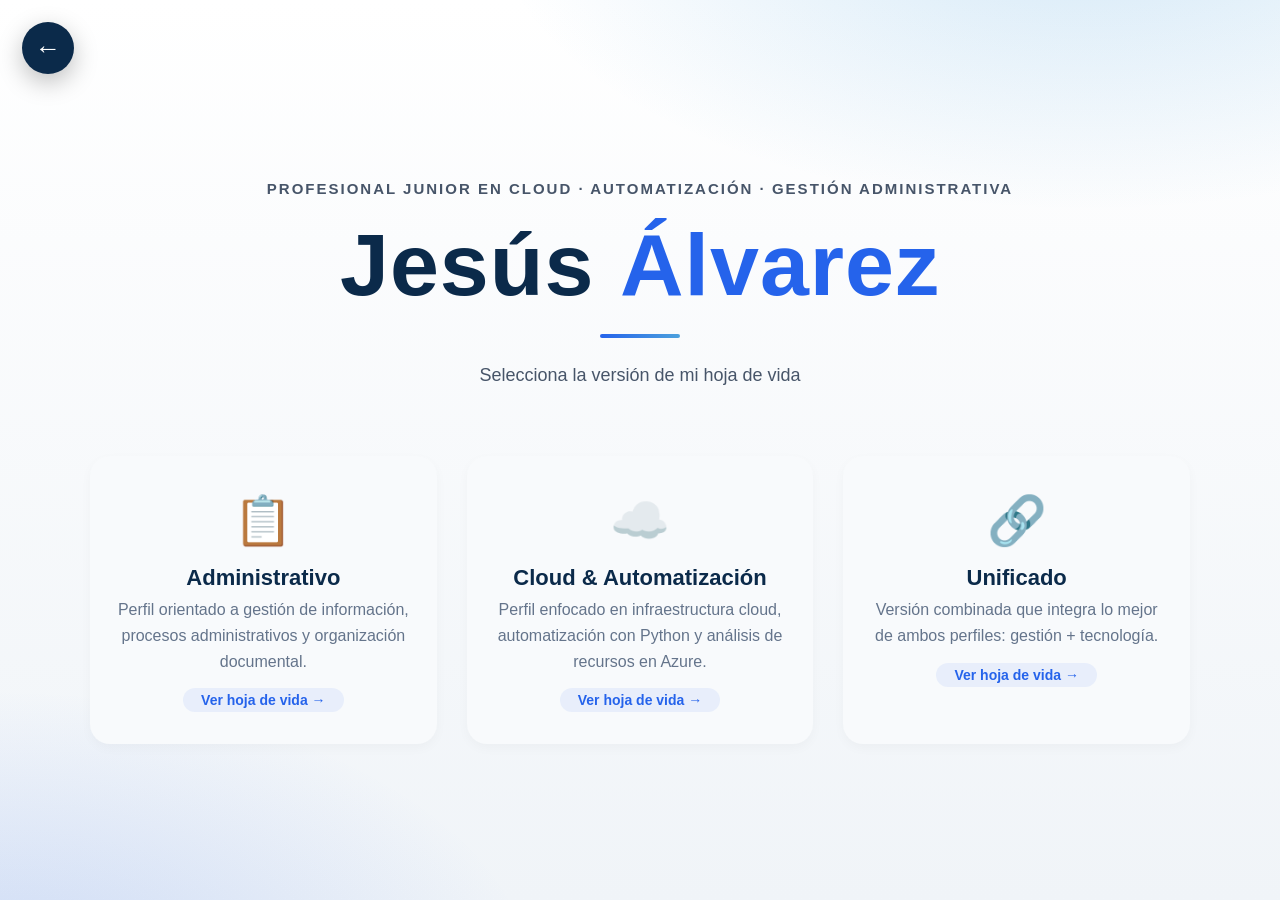
<file: index.html>
<!DOCTYPE html>
<html lang="es">
<head>
    <meta charset="UTF-8" />
    <meta name="viewport" content="width=device-width, initial-scale=1.0" />
    <title>Jesús Álvarez - Hojas de Vida</title>
    <link rel="stylesheet" href="css/estilos.css" />
</head>
<body class="home-body">
    <!-- FLECHA VOLVER ATRÁS -->
    <a href="javascript:history.back()" class="back-btn" aria-label="Volver atrás">←</a>

    <section class="hero">
        <div class="hero-content">
            <p class="hero-kicker">Profesional Junior en Cloud · Automatización · Gestión Administrativa</p>
            <h1 class="hero-title">Jesús <span>Álvarez</span></h1>
            <div class="divider"></div>
            <p class="hero-subtitle">Selecciona la versión de mi hoja de vida</p>
        </div>

        <!-- TARJETAS DE OPCIONES -->
        <div class="cards">
            <a href="administrativo.html" class="card">
                <span class="card-icon">📋</span>
                <h3>Administrativo</h3>
                <p>Perfil orientado a gestión de información, procesos administrativos y organización documental.</p>
                <span class="tag">Ver hoja de vida →</span>
            </a>

            <a href="cloud.html" class="card">
                <span class="card-icon">☁️</span>
                <h3>Cloud & Automatización</h3>
                <p>Perfil enfocado en infraestructura cloud, automatización con Python y análisis de recursos en Azure.</p>
                <span class="tag">Ver hoja de vida →</span>
            </a>

            <a href="unificado.html" class="card">
                <span class="card-icon">🔗</span>
                <h3>Unificado</h3>
                <p>Versión combinada que integra lo mejor de ambos perfiles: gestión + tecnología.</p>
                <span class="tag">Ver hoja de vida →</span>
            </a>
        </div>
    </section>

    <script src="js/email.js" defer></script>
</body>
</html>
</file>
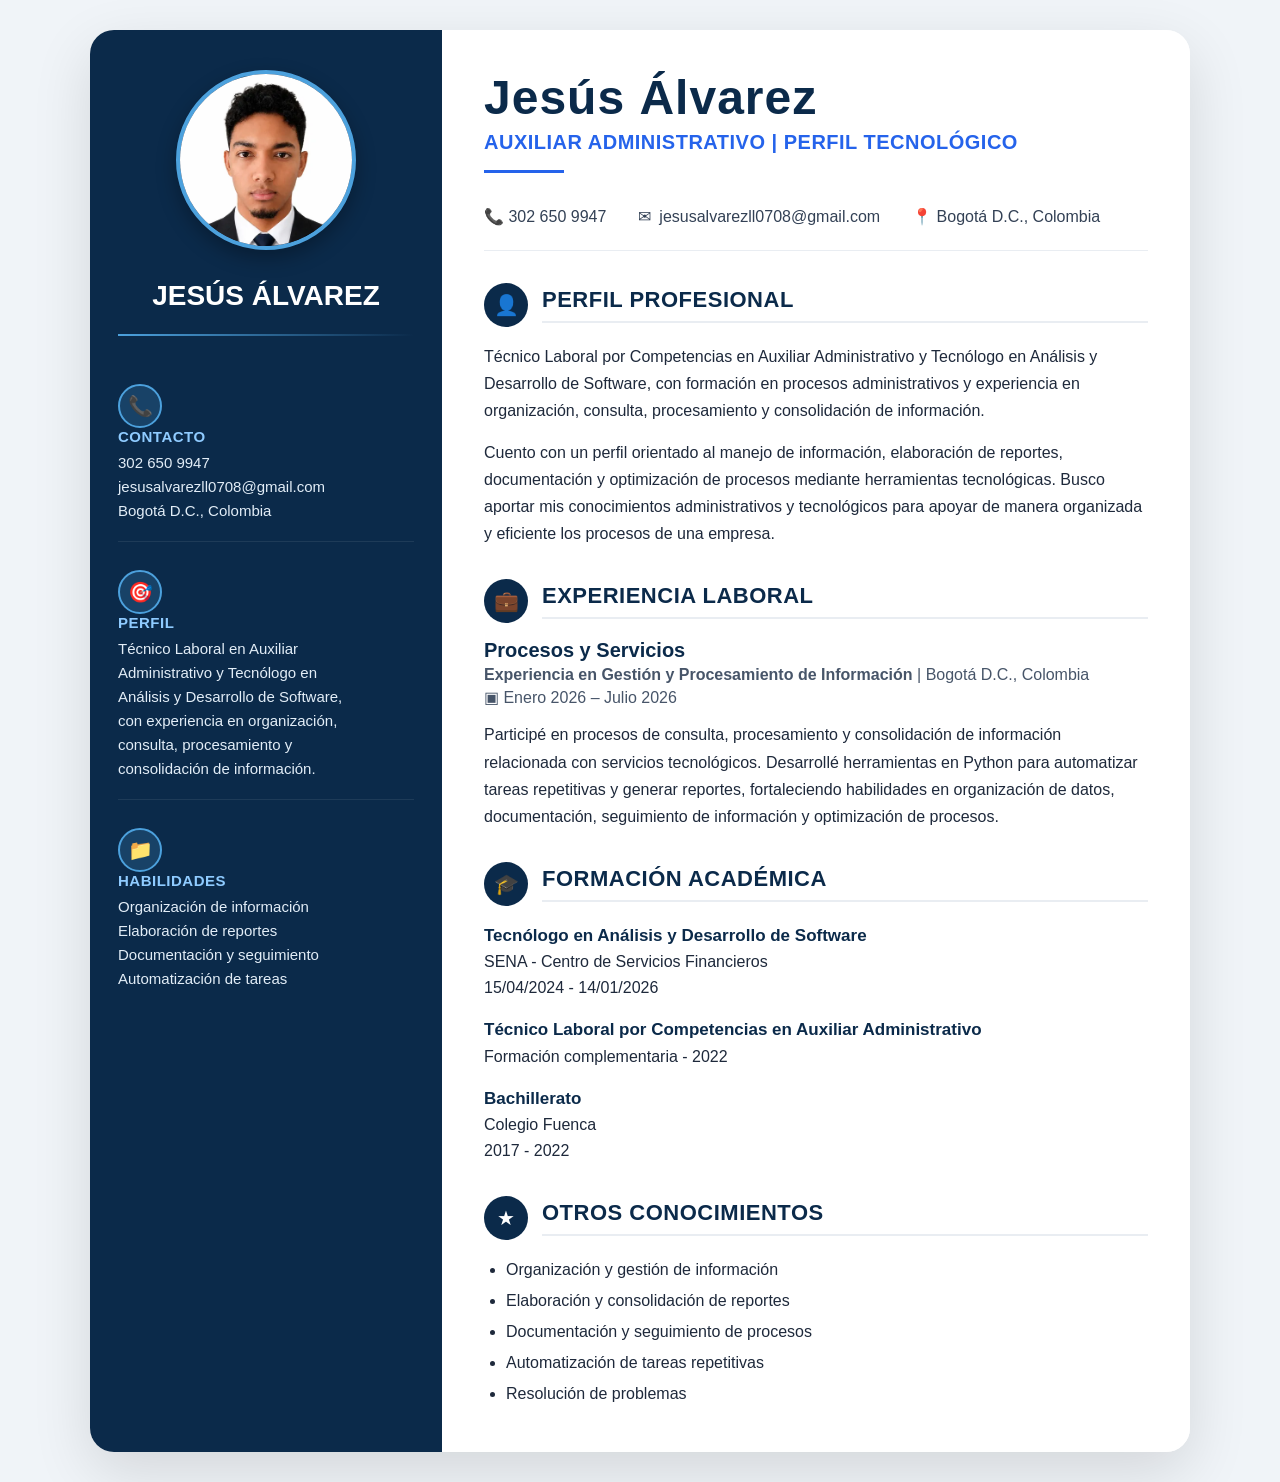
<file: administrativo.html>
<!DOCTYPE html>
<html lang="es">
<head>
    <meta charset="UTF-8" />
    <meta name="viewport" content="width=device-width, initial-scale=1.0" />
    <title>Hoja de Vida - Jesús Álvarez (Administrativo)</title>
    <link rel="stylesheet" href="css/estilos.css" />
</head>
<body>
    <div class="cv">
        <!-- BARRA LATERAL -->
        <aside class="sidebar">
            <div class="photo">
                <img src="img/foto.webp" alt="Foto de Jesús Álvarez" />
            </div>
            <div class="side-title">Jesús Álvarez</div>
            <div class="line"></div>

            <div class="skill">
                <div class="skill-icon">📞</div>
                <div class="skill-content">
                    <h3>Contacto</h3>
                    <p>302 650 9947<br><span class="email-text">cargando correo...</span><br>Bogotá D.C., Colombia</p>
                </div>
            </div>

            <div class="skill">
                <div class="skill-icon">🎯</div>
                <div class="skill-content">
                    <h3>Perfil</h3>
                    <p>Técnico Laboral en Auxiliar Administrativo y Tecnólogo en Análisis y Desarrollo de Software, con experiencia en organización, consulta, procesamiento y consolidación de información.</p>
                </div>
            </div>

            <div class="skill">
                <div class="skill-icon">📁</div>
                <div class="skill-content">
                    <h3>Habilidades</h3>
                    <p>Organización de información<br>Elaboración de reportes<br>Documentación y seguimiento<br>Automatización de tareas</p>
                </div>
            </div>
        </aside>

        <!-- CONTENIDO PRINCIPAL -->
        <main class="main">
            <h1 class="name">Jesús Álvarez</h1>
            <div class="role">Auxiliar Administrativo | Perfil Tecnológico</div>
            <div class="topline"></div>

            <div class="contact">
                <span>📞 302 650 9947</span>
                <span>✉ <span class="email-text">cargando correo...</span></span>
                <span>📍 Bogotá D.C., Colombia</span>
            </div>

            <!-- PERFIL -->
            <section class="section">
                <div class="section-head">
                    <div class="section-icon">👤</div>
                    <h2>Perfil Profesional</h2>
                </div>
                <p>Técnico Laboral por Competencias en Auxiliar Administrativo y Tecnólogo en Análisis y Desarrollo de Software, con formación en procesos administrativos y experiencia en organización, consulta, procesamiento y consolidación de información.</p>
                <p>Cuento con un perfil orientado al manejo de información, elaboración de reportes, documentación y optimización de procesos mediante herramientas tecnológicas. Busco aportar mis conocimientos administrativos y tecnológicos para apoyar de manera organizada y eficiente los procesos de una empresa.</p>
            </section>

            <!-- EXPERIENCIA -->
            <section class="section">
                <div class="section-head">
                    <div class="section-icon">💼</div>
                    <h2>Experiencia Laboral</h2>
                </div>
                <div class="company">Procesos y Servicios</div>
                <div class="job"><b>Experiencia en Gestión y Procesamiento de Información</b> | Bogotá D.C., Colombia</div>
                <div class="job">▣ Enero 2026 – Julio 2026</div>
                <p style="margin-top:14px">Participé en procesos de consulta, procesamiento y consolidación de información relacionada con servicios tecnológicos. Desarrollé herramientas en Python para automatizar tareas repetitivas y generar reportes, fortaleciendo habilidades en organización de datos, documentación, seguimiento de información y optimización de procesos.</p>
            </section>

            <!-- FORMACIÓN -->
            <section class="section">
                <div class="section-head">
                    <div class="section-icon">🎓</div>
                    <h2>Formación Académica</h2>
                </div>
                <div class="edu">
                    <strong>Tecnólogo en Análisis y Desarrollo de Software</strong><br />
                    SENA - Centro de Servicios Financieros<br />
                    15/04/2024 - 14/01/2026
                </div>
                <div class="edu">
                    <strong>Técnico Laboral por Competencias en Auxiliar Administrativo</strong><br />
                    Formación complementaria - 2022
                </div>
                <div class="edu">
                    <strong>Bachillerato</strong><br />
                    Colegio Fuenca<br />
                    2017 - 2022
                </div>
            </section>

            <!-- CONOCIMIENTOS -->
            <section class="section">
                <div class="section-head">
                    <div class="section-icon">★</div>
                    <h2>Otros Conocimientos</h2>
                </div>
                <ul>
                    <li>Organización y gestión de información</li>
                    <li>Elaboración y consolidación de reportes</li>
                    <li>Documentación y seguimiento de procesos</li>
                    <li>Automatización de tareas repetitivas</li>
                    <li>Resolución de problemas</li>
                </ul>
            </section>
        </main>
    </div>
    <script src="js/email.js" defer></script>
</body>
</html>
</file>
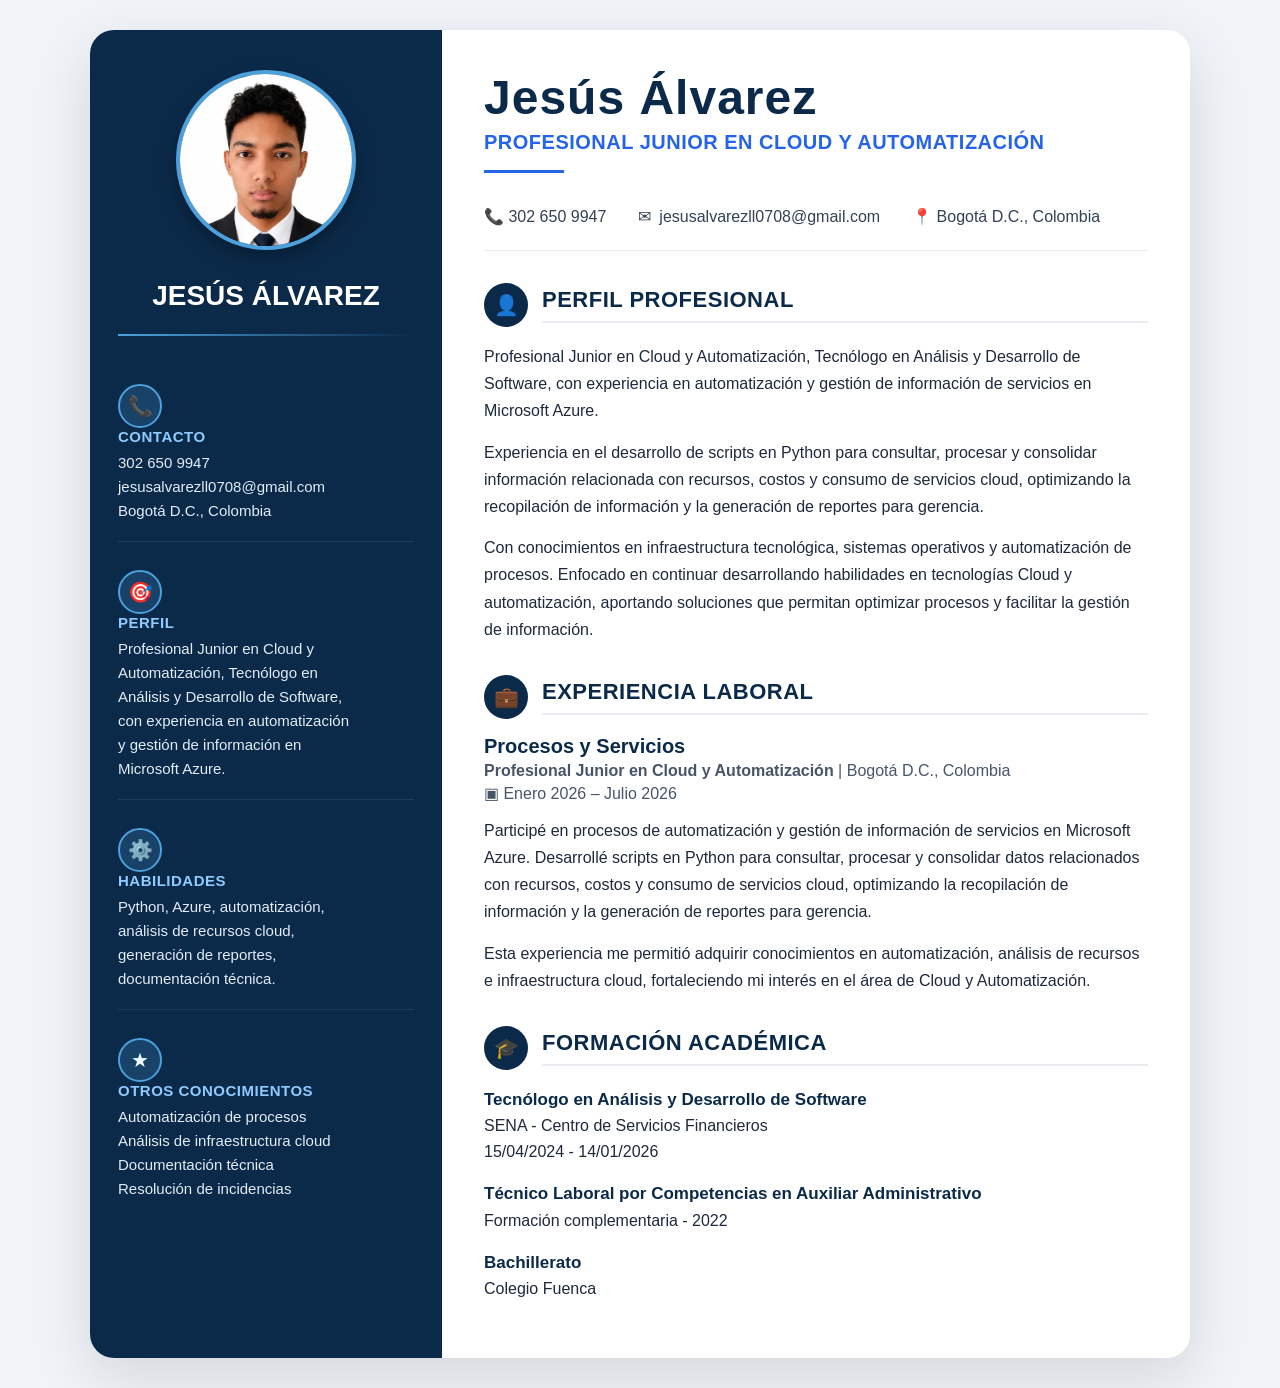
<file: cloud.html>
<!DOCTYPE html>
<html lang="es">
<head>
    <meta charset="UTF-8" />
    <meta name="viewport" content="width=device-width, initial-scale=1.0" />
    <title>Hoja de Vida - Jesús Álvarez (Cloud)</title>
    <link rel="stylesheet" href="css/estilos.css" />
</head>
<body>
    <div class="cv">
        <!-- BARRA LATERAL -->
        <aside class="sidebar">
            <div class="photo">
                <img src="img/foto.webp" alt="Foto de Jesús Álvarez" />
            </div>
            <div class="side-title">Jesús Álvarez</div>
            <div class="line"></div>

            <div class="skill">
                <div class="skill-icon">📞</div>
                <div class="skill-content">
                    <h3>Contacto</h3>
                    <p>302 650 9947<br><span class="email-text">cargando correo...</span><br>Bogotá D.C., Colombia</p>
                </div>
            </div>

            <div class="skill">
                <div class="skill-icon">🎯</div>
                <div class="skill-content">
                    <h3>Perfil</h3>
                    <p>Profesional Junior en Cloud y Automatización, Tecnólogo en Análisis y Desarrollo de Software, con experiencia en automatización y gestión de información en Microsoft Azure.</p>
                </div>
            </div>

            <div class="skill">
                <div class="skill-icon">⚙️</div>
                <div class="skill-content">
                    <h3>Habilidades</h3>
                    <p>Python, Azure, automatización, análisis de recursos cloud, generación de reportes, documentación técnica.</p>
                </div>
            </div>

            <div class="skill">
                <div class="skill-icon">★</div>
                <div class="skill-content">
                    <h3>Otros Conocimientos</h3>
                    <p>Automatización de procesos<br>Análisis de infraestructura cloud<br>Documentación técnica<br>Resolución de incidencias</p>
                </div>
            </div>
        </aside>

        <!-- CONTENIDO PRINCIPAL -->
        <main class="main">
            <h1 class="name">Jesús Álvarez</h1>
            <div class="role">Profesional Junior en Cloud y Automatización</div>
            <div class="topline"></div>

            <div class="contact">
                <span>📞 302 650 9947</span>
                <span>✉ <span class="email-text">cargando correo...</span></span>
                <span>📍 Bogotá D.C., Colombia</span>
            </div>

            <!-- PERFIL -->
            <section class="section">
                <div class="section-head">
                    <div class="section-icon">👤</div>
                    <h2>Perfil Profesional</h2>
                </div>
                <p>Profesional Junior en Cloud y Automatización, Tecnólogo en Análisis y Desarrollo de Software, con experiencia en automatización y gestión de información de servicios en Microsoft Azure.</p>
                <p>Experiencia en el desarrollo de scripts en Python para consultar, procesar y consolidar información relacionada con recursos, costos y consumo de servicios cloud, optimizando la recopilación de información y la generación de reportes para gerencia.</p>
                <p>Con conocimientos en infraestructura tecnológica, sistemas operativos y automatización de procesos. Enfocado en continuar desarrollando habilidades en tecnologías Cloud y automatización, aportando soluciones que permitan optimizar procesos y facilitar la gestión de información.</p>
            </section>

            <!-- EXPERIENCIA -->
            <section class="section">
                <div class="section-head">
                    <div class="section-icon">💼</div>
                    <h2>Experiencia Laboral</h2>
                </div>
                <div class="company">Procesos y Servicios</div>
                <div class="job"><b>Profesional Junior en Cloud y Automatización</b> | Bogotá D.C., Colombia</div>
                <div class="job">▣ Enero 2026 – Julio 2026</div>
                <p style="margin-top:14px">Participé en procesos de automatización y gestión de información de servicios en Microsoft Azure. Desarrollé scripts en Python para consultar, procesar y consolidar datos relacionados con recursos, costos y consumo de servicios cloud, optimizando la recopilación de información y la generación de reportes para gerencia.</p>
                <p>Esta experiencia me permitió adquirir conocimientos en automatización, análisis de recursos e infraestructura cloud, fortaleciendo mi interés en el área de Cloud y Automatización.</p>
            </section>

            <!-- FORMACIÓN -->
            <section class="section">
                <div class="section-head">
                    <div class="section-icon">🎓</div>
                    <h2>Formación Académica</h2>
                </div>
                <div class="edu">
                    <strong>Tecnólogo en Análisis y Desarrollo de Software</strong><br />
                    SENA - Centro de Servicios Financieros<br />
                    15/04/2024 - 14/01/2026
                </div>
                <div class="edu">
                    <strong>Técnico Laboral por Competencias en Auxiliar Administrativo</strong><br />
                    Formación complementaria - 2022
                </div>
                <div class="edu">
                    <strong>Bachillerato</strong><br />
                    Colegio Fuenca<br />
                
                </div>
            </section>
        </main>
    </div>
    <script src="js/email.js" defer></script>
</body>
</html>
</file>
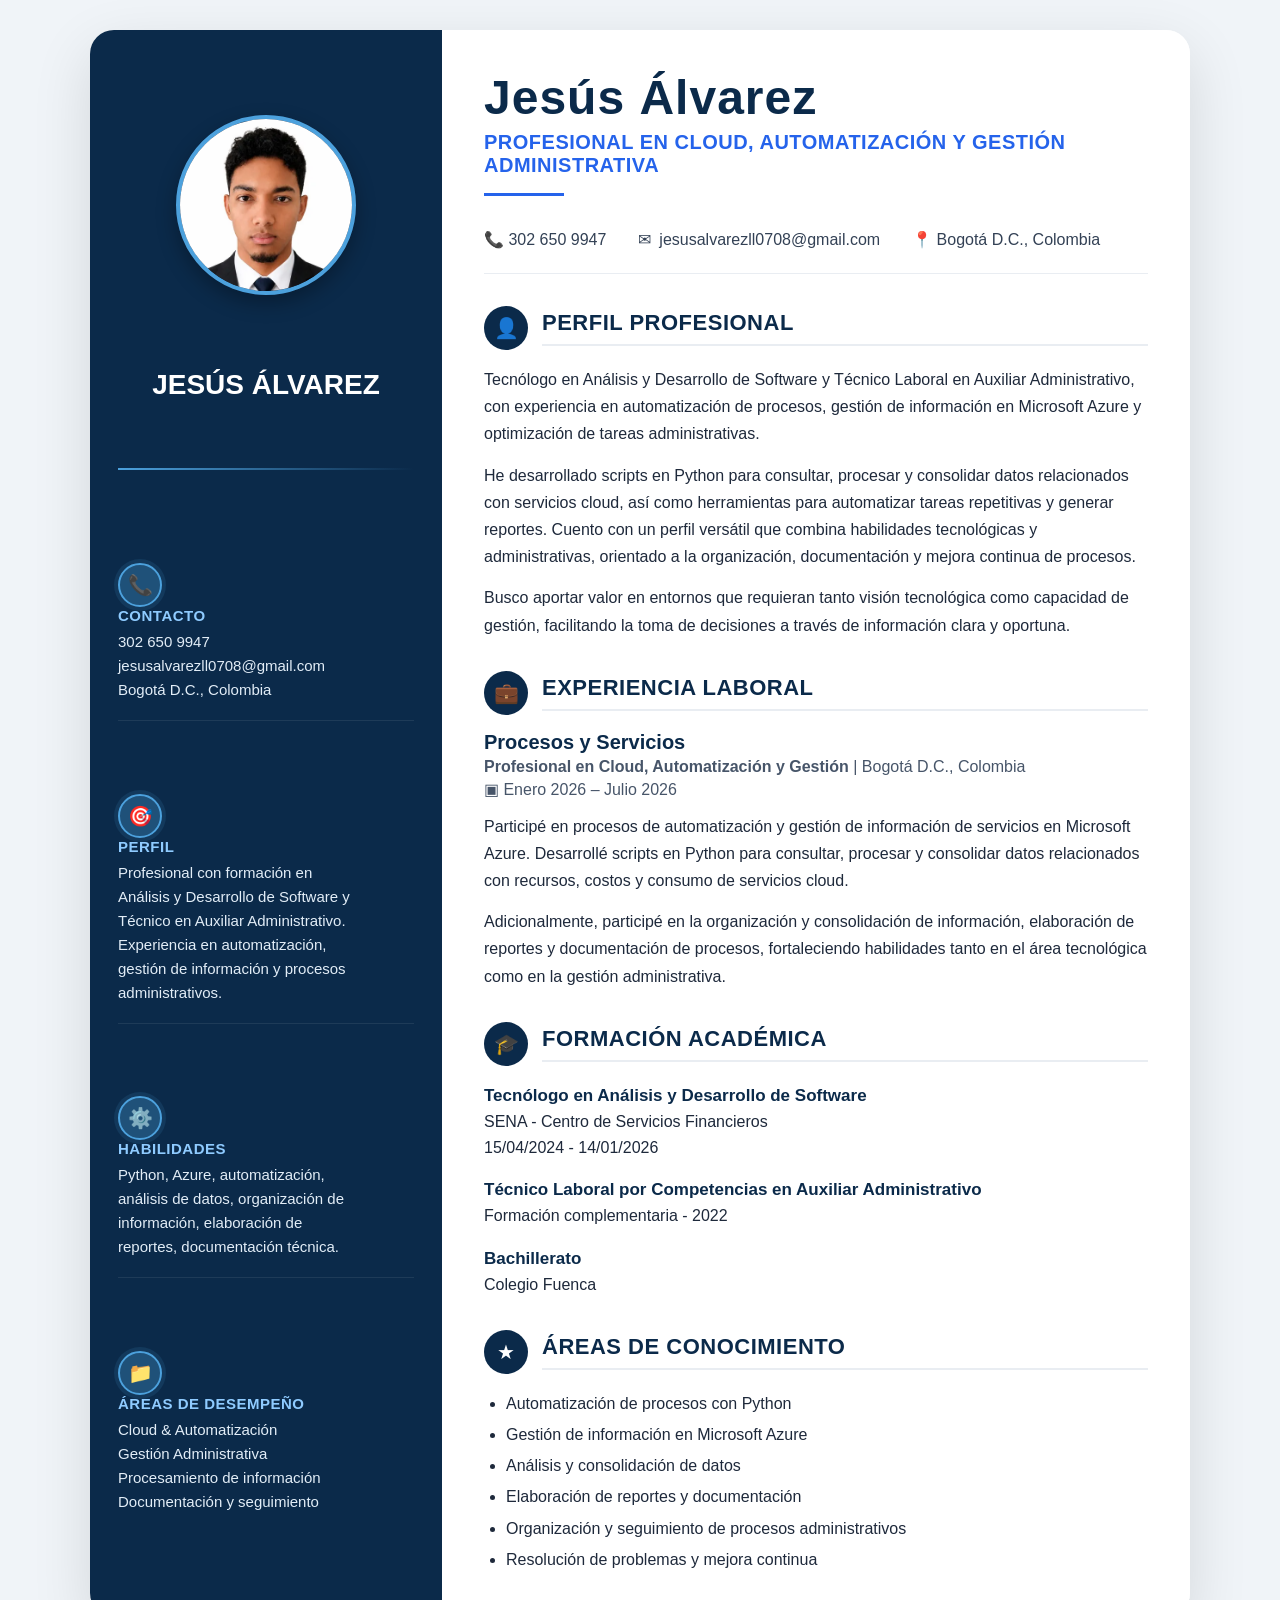
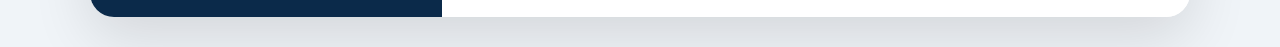
<file: unificado.html>
<!DOCTYPE html>
<html lang="es">
<head>
    <meta charset="UTF-8" />
    <meta name="viewport" content="width=device-width, initial-scale=1.0" />
    <title>Hoja de Vida - Jesús Álvarez (Unificado)</title>
    <link rel="stylesheet" href="css/estilos.css" />
</head>
<body>
    <div class="cv cv-unificado">
        
        <!-- BARRA LATERAL -->
        <aside class="sidebar">
            <div class="photo">
                <img src="img/foto.webp" alt="Foto de Jesús Álvarez" />
            </div>
            <div class="side-title">Jesús Álvarez</div>
            <div class="line"></div>

            <div class="skill">
                <div class="skill-icon">📞</div>
                <div class="skill-content">
                    <h3>Contacto</h3>
                    <p>302 650 9947<br><span class="email-text">cargando correo...</span><br>Bogotá D.C., Colombia</p>
                </div>
            </div>

            <div class="skill">
                <div class="skill-icon">🎯</div>
                <div class="skill-content">
                    <h3>Perfil</h3>
                    <p>Profesional con formación en Análisis y Desarrollo de Software y Técnico en Auxiliar Administrativo. Experiencia en automatización, gestión de información y procesos administrativos.</p>
                </div>
            </div>

            <div class="skill">
                <div class="skill-icon">⚙️</div>
                <div class="skill-content">
                    <h3>Habilidades</h3>
                    <p>Python, Azure, automatización, análisis de datos, organización de información, elaboración de reportes, documentación técnica.</p>
                </div>
            </div>

            <div class="skill">
                <div class="skill-icon">📁</div>
                <div class="skill-content">
                    <h3>Áreas de desempeño</h3>
                    <p>Cloud & Automatización<br>Gestión Administrativa<br>Procesamiento de información<br>Documentación y seguimiento</p>
                </div>
            </div>
        </aside>

        <!-- CONTENIDO PRINCIPAL -->
        <main class="main">
            <h1 class="name">Jesús Álvarez</h1>
            <div class="role">Profesional en Cloud, Automatización y Gestión Administrativa</div>
            <div class="topline"></div>

            <div class="contact">
                <span>📞 302 650 9947</span>
                <span>✉ <span class="email-text">cargando correo...</span></span>
                <span>📍 Bogotá D.C., Colombia</span>
            </div>

            <!-- PERFIL -->
            <section class="section">
                <div class="section-head">
                    <div class="section-icon">👤</div>
                    <h2>Perfil Profesional</h2>
                </div>
                <p>Tecnólogo en Análisis y Desarrollo de Software y Técnico Laboral en Auxiliar Administrativo, con experiencia en automatización de procesos, gestión de información en Microsoft Azure y optimización de tareas administrativas.</p>
                <p>He desarrollado scripts en Python para consultar, procesar y consolidar datos relacionados con servicios cloud, así como herramientas para automatizar tareas repetitivas y generar reportes. Cuento con un perfil versátil que combina habilidades tecnológicas y administrativas, orientado a la organización, documentación y mejora continua de procesos.</p>
                <p>Busco aportar valor en entornos que requieran tanto visión tecnológica como capacidad de gestión, facilitando la toma de decisiones a través de información clara y oportuna.</p>
            </section>

            <!-- EXPERIENCIA -->
            <section class="section">
                <div class="section-head">
                    <div class="section-icon">💼</div>
                    <h2>Experiencia Laboral</h2>
                </div>
                <div class="company">Procesos y Servicios</div>
                <div class="job"><b>Profesional en Cloud, Automatización y Gestión</b> | Bogotá D.C., Colombia</div>
                <div class="job">▣ Enero 2026 – Julio 2026</div>
                <p style="margin-top:14px">Participé en procesos de automatización y gestión de información de servicios en Microsoft Azure. Desarrollé scripts en Python para consultar, procesar y consolidar datos relacionados con recursos, costos y consumo de servicios cloud.</p>
                <p>Adicionalmente, participé en la organización y consolidación de información, elaboración de reportes y documentación de procesos, fortaleciendo habilidades tanto en el área tecnológica como en la gestión administrativa.</p>
            </section>

            <!-- FORMACIÓN -->
            <section class="section">
                <div class="section-head">
                    <div class="section-icon">🎓</div>
                    <h2>Formación Académica</h2>
                </div>
                <div class="edu">
                    <strong>Tecnólogo en Análisis y Desarrollo de Software</strong><br />
                    SENA - Centro de Servicios Financieros<br />
                    15/04/2024 - 14/01/2026
                </div>
                <div class="edu">
                    <strong>Técnico Laboral por Competencias en Auxiliar Administrativo</strong><br />
                    Formación complementaria - 2022
                </div>
                <div class="edu">
                    <strong>Bachillerato</strong><br />
                    Colegio Fuenca<br />
                    
                </div>
            </section>

            <!-- CONOCIMIENTOS -->
            <section class="section">
                <div class="section-head">
                    <div class="section-icon">★</div>
                    <h2>Áreas de conocimiento</h2>
                </div>
                <ul>
                    <li>Automatización de procesos con Python</li>
                    <li>Gestión de información en Microsoft Azure</li>
                    <li>Análisis y consolidación de datos</li>
                    <li>Elaboración de reportes y documentación</li>
                    <li>Organización y seguimiento de procesos administrativos</li>
                    <li>Resolución de problemas y mejora continua</li>
                </ul>
            </section>
        </main>
    </div>
    <script src="js/email.js" defer></script>
</body>
</html>
</file>
<file: css/estilos.css>
/* ============================================
   RESET Y BASE (compartido)
   ============================================ */
* {
    box-sizing: border-box;
    margin: 0;
    padding: 0;
}

body {
    font-family: 'Segoe UI', Roboto, Arial, sans-serif;
    background: #f0f4f8;
    color: #1e293b;
    min-height: 100vh;
    display: flex;
    align-items: center;
    justify-content: center;
    padding: 30px 20px;
}

/* ============================================
   HOJAS DE VIDA (administrativo, cloud, unificado)
   body normal: fondo claro y centrado
   ============================================ */

/* ============================================
   HOME / PORTADA (index.html)
   ============================================ */
body.home-body {
    display: block;
    align-items: stretch;
    justify-content: flex-start;
    padding: 0;
    background: #f0f4f8;
}

.hero {
    min-height: 100vh;
    width: 100%;
    display: flex;
    flex-direction: column;
    align-items: center;
    justify-content: center;
    text-align: center;
    padding: 80px 24px 60px;
    background:
        radial-gradient(1000px 500px at 85% -10%, rgba(76, 161, 221, 0.25), transparent 60%),
        radial-gradient(900px 500px at 0% 110%, rgba(37, 99, 235, 0.18), transparent 60%),
        linear-gradient(180deg, #ffffff 0%, #f0f4f8 100%);
}

.hero-kicker {
    font-size: 15px;
    font-weight: 600;
    text-transform: uppercase;
    letter-spacing: 2px;
    color: #475569;
    margin-bottom: 18px;
}

.hero-title {
    font-size: clamp(48px, 9vw, 88px);
    font-weight: 800;
    letter-spacing: 1px;
    color: #0b2a4a;
    line-height: 1.05;
}

.hero-title span {
    color: #2563eb;
}

.hero-subtitle {
    font-size: 18px;
    color: #475569;
    margin-top: 22px;
}

.hero .cards {
    width: 100%;
    max-width: 1100px;
    margin-top: 48px;
    padding-top: 4px;
}

.back-btn {
    position: fixed;
    top: 22px;
    left: 22px;
    z-index: 100;
    display: flex;
    align-items: center;
    justify-content: center;
    width: 52px;
    height: 52px;
    border-radius: 50%;
    background: #0b2a4a;
    color: #ffffff;
    font-size: 26px;
    line-height: 1;
    text-decoration: none;
    box-shadow: 0 8px 24px rgba(0, 0, 0, 0.25);
    transition: transform 0.2s ease, background 0.2s ease;
    -webkit-print-color-adjust: exact;
    print-color-adjust: exact;
}

.back-btn:hover {
    background: #2563eb;
    transform: translateX(-4px);
}

.divider {
    width: 80px;
    height: 4px;
    background: linear-gradient(90deg, #2563eb, #4ca1dd);
    margin: 22px auto 0;
    border-radius: 4px;
}

.cards {
    display: grid;
    grid-template-columns: repeat(auto-fit, minmax(260px, 1fr));
    gap: 30px;
    margin-top: 10px;
}

.card {
    background: #f8fafc;
    border-radius: 20px;
    padding: 35px 25px 30px;
    text-decoration: none;
    color: inherit;
    transition: all 0.25s ease;
    border: 2px solid transparent;
    box-shadow: 0 4px 12px rgba(0, 0, 0, 0.03);
}

.card:hover {
    transform: translateY(-8px);
    border-color: #2563eb;
    box-shadow: 0 16px 40px rgba(37, 99, 235, 0.10);
    background: #ffffff;
}

.card-icon {
    font-size: 48px;
    display: block;
    margin-bottom: 16px;
}

.card h3 {
    font-size: 22px;
    font-weight: 700;
    color: #0b2a4a;
    margin-bottom: 6px;
}

.card p {
    font-size: 16px;
    color: #64748b;
    line-height: 1.6;
    margin: 0;
}

.card .tag {
    display: inline-block;
    margin-top: 14px;
    font-size: 14px;
    font-weight: 600;
    color: #2563eb;
    background: rgba(37, 99, 235, 0.08);
    padding: 4px 18px;
    border-radius: 30px;
}

.landing-footer {
    margin-top: 45px;
    font-size: 15px;
    color: #94a3b8;
    border-top: 1px solid #e9edf2;
    padding-top: 25px;
}

.landing-footer a {
    color: #2563eb;
    text-decoration: none;
    font-weight: 500;
}

.landing-footer a:hover {
    text-decoration: underline;
}

/* ============================================
   HOJAS DE VIDA (administrativo, cloud, unificado)
   ============================================ */
.cv {
    max-width: 1100px;
    width: 100%;
    display: grid;
    grid-template-columns: 32% 68%;
    background: #ffffff;
    border-radius: 24px;
    overflow: hidden;
    box-shadow: 0 20px 60px rgba(0, 0, 0, 0.12);
}

.sidebar {
    background: #0b2a4a;
    color: #f0f9ff;
    padding: 40px 28px;
    display: flex;
    flex-direction: column;
    gap: 10px;
}

.photo {
    width: 180px;
    height: 180px;
    border-radius: 50%;
    overflow: hidden;
    margin: 0 auto 20px;
    border: 4px solid #4ca1dd;
    box-shadow: 0 8px 20px rgba(0, 0, 0, 0.3);
}

.photo img {
    width: 100%;
    height: 100%;
    object-fit: cover;
    object-position: 50% 20%;
}

.side-title {
    font-size: 28px;
    font-weight: 700;
    text-transform: uppercase;
    text-align: center;
    color: #ffffff;
}

.line {
    height: 2px;
    background: linear-gradient(90deg, #4ca1dd, transparent);
    margin: 12px 0 20px 0;
}

.skill {
    padding: 18px 0;
    border-bottom: 1px solid rgba(255, 255, 255, 0.08);
}

.skill:last-child {
    border-bottom: none;
}

.skill-icon {
    display: inline-flex;
    align-items: center;
    justify-content: center;
    width: 44px;
    height: 44px;
    border-radius: 50%;
    background: rgba(76, 161, 221, 0.2);
    border: 2px solid #4ca1dd;
    font-size: 20px;
    margin-right: 14px;
    vertical-align: top;
    flex-shrink: 0;
}

.skill-content {
    display: inline-block;
    width: calc(100% - 62px);
    vertical-align: top;
}

.skill h3 {
    font-size: 15px;
    font-weight: 600;
    text-transform: uppercase;
    letter-spacing: 0.5px;
    color: #8fcbff;
    margin: 0 0 6px 0;
}

.skill p {
    font-size: 15px;
    line-height: 1.6;
    margin: 0;
    color: #e2edf7;
}

.main {
    padding: 40px 42px;
    background: #ffffff;
}

.name {
    font-size: 48px;
    font-weight: 700;
    letter-spacing: 1px;
    color: #0b2a4a;
    margin: 0;
}

.role {
    font-size: 20px;
    font-weight: 600;
    color: #2563eb;
    text-transform: uppercase;
    letter-spacing: 0.5px;
    margin: 6px 0 16px 0;
}

.topline {
    border-top: 3px solid #2563eb;
    width: 80px;
    margin-bottom: 20px;
}

.contact {
    display: flex;
    flex-wrap: wrap;
    gap: 18px 32px;
    padding: 14px 0 24px 0;
    font-size: 16px;
    color: #334155;
    border-bottom: 1px solid #e9edf2;
}

.contact span {
    display: flex;
    align-items: center;
    gap: 8px;
}

.section {
    margin-top: 32px;
}

.section-head {
    display: flex;
    align-items: center;
    gap: 14px;
    margin-bottom: 16px;
}

.section-icon {
    width: 44px;
    height: 44px;
    border-radius: 50%;
    background: #0b2a4a;
    color: #fff;
    display: flex;
    align-items: center;
    justify-content: center;
    font-size: 20px;
    flex-shrink: 0;
}

h2 {
    font-size: 22px;
    font-weight: 700;
    text-transform: uppercase;
    letter-spacing: 0.5px;
    color: #0b2a4a;
    border-bottom: 2px solid #e9edf2;
    padding-bottom: 8px;
    margin: 0;
    flex: 1;
}

p {
    font-size: 16px;
    line-height: 1.7;
    color: #1e293b;
    margin: 0 0 14px 0;
}

.company {
    font-size: 20px;
    font-weight: 700;
    color: #0b2a4a;
}

.job {
    font-size: 16px;
    color: #475569;
    margin: 4px 0 2px 0;
}

.edu {
    margin-bottom: 16px;
    font-size: 16px;
    line-height: 1.6;
}

.edu strong {
    color: #0b2a4a;
    font-size: 17px;
}

ul {
    padding-left: 22px;
    margin: 6px 0 0 0;
}

li {
    font-size: 16px;
    line-height: 1.7;
    color: #1e293b;
    margin-bottom: 4px;
}

/* ============================================
   UNIFICADO: distribución de la barra lateral
   ============================================ */
.cv-unificado .sidebar {
    justify-content: space-evenly;
}

.cv-unificado .skill-icon {
    background: rgba(76, 161, 221, 0.32);
    box-shadow: 0 0 0 4px rgba(76, 161, 221, 0.12);
}

/* ============================================
   RESPONSIVE
   ============================================ */
@media (max-width: 800px) {
    body:not(.home-body) {
        padding: 16px;
    }

    .hero {
        padding: 70px 16px 40px;
    }

    .hero .cards {
        margin-top: 36px;
    }

    .cards {
        grid-template-columns: 1fr;
        gap: 18px;
    }

    .card {
        padding: 25px 20px;
    }

    .cv {
        grid-template-columns: 1fr;
        border-radius: 16px;
    }

    .sidebar {
        padding: 30px 20px;
    }

    .photo {
        width: 150px;
        height: 150px;
    }

    .main {
        padding: 28px 22px;
    }

    .name {
        font-size: 36px;
    }

    .role {
        font-size: 17px;
    }

    .contact {
        flex-direction: column;
        gap: 6px;
    }
}

/* ============================================
   IMPRESIÓN / PDF: mantener layout de 2 columnas
   ============================================ */
@page {
    size: A4;
    margin: 0;
}

@media print {
    body {
        padding: 0;
        background: #ffffff;
        min-height: auto;
        display: block;
    }

    .cv {
        width: 100%;
        max-width: none;
        grid-template-columns: 32% 68%;
        border-radius: 0;
        box-shadow: none;
        min-height: 100vh;
    }

    .sidebar {
        background: #0b2a4a;
        -webkit-print-color-adjust: exact;
        print-color-adjust: exact;
    }

    .sidebar, .main, .photo, .skill-icon, .section-icon,
    .skill h3, .side-title, .name, .role {
        -webkit-print-color-adjust: exact;
        print-color-adjust: exact;
    }
}
</file>
